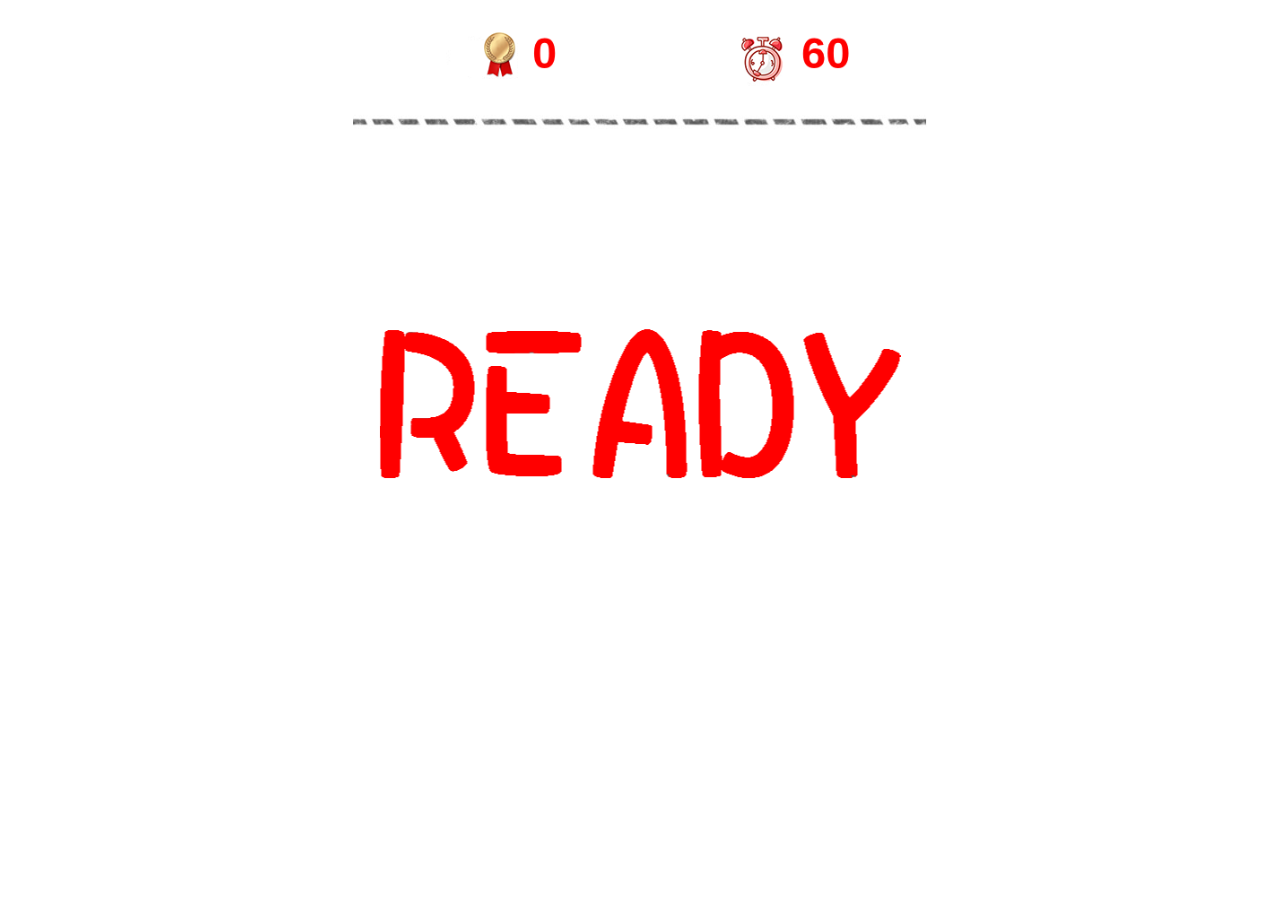
<file: index.html>
﻿<!DOCTYPE html>
<html>
	<head>
		<meta charset="UTF-8">
		<meta name="viewport" content="width=device-width,user-scalable=no,initial-scale=1.0" />
		<meta name="apple-mobile-web-app-capable" content="yes" />
		<title>福利配对</title>
		<link type="text/css" href="css/game_base.css" rel="stylesheet" />
		<script type="text/javascript" src="js/jquery-2.1.0.min.js"></script>
		<script type="text/javascript" src="js/game_base.js"></script>
		<script type="text/javascript" src="js/createjs-2013.12.12.min.js"></script>
		<script type="text/javascript" src="js/createjs_game.js"></script>
		<script type="text/javascript" src="js/jquery.cookie.js"></script>
		<script type="text/javascript" src="js/main.js"></script>
	</head>
	<body>
		<canvas id="stage"></canvas>
		<script language=javascript>
		var mebtnopenurl = 'http://wap.10010hb.net/weixin/activity/rewardWeekly/index.html?code=011702hE0S9lnd2RfXeE0nGRgE0702hT&state=1'; 
		window.shareData = {
		        "imgUrl": "./img/icon.png", //分享朋友圈时的图标
		        "timeLineLink": "http://game.id87.com/youxi/jrpd/", //分享朋友圈时的URL
		        "tTitle": "福利配对", //分享朋友圈时的标题
		        "tContent": "哼，有本事再难一点吗？" //分享朋友圈时的内容
		};
				
		function goHome(){
			window.location=mebtnopenurl;
		}
		function dp_share(){
			document.title = "瞧瞧！我一共配对了"+myscore+"对福利，你敢来挑战吗？";
			document.getElementById("share").style.display="";
			window.shareData.tTitle = document.title;
		}
		function dp_Ranking(){
			window.location=mebtnopenurl;
		}

		function showAd(){
		}
		function hideAd(){
		}
		document.addEventListener('WeixinJSBridgeReady', function onBridgeReady() {  
		    WeixinJSBridge.on('menu:share:appmessage', function(argv) {
		        WeixinJSBridge.invoke('sendAppMessage', {
		            "img_url": window.shareData.imgUrl,
		            "link": window.shareData.timeLineLink,
		            "desc": window.shareData.tContent,
		            "title": window.shareData.tTitle
		        }, onShareComplete);
		    });

		    WeixinJSBridge.on('menu:share:timeline', function(argv) {
		        WeixinJSBridge.invoke('shareTimeline', {
		            "img_url": window.shareData.imgUrl,
		            "img_width": "640",
		            "img_height": "640",
		            "link": window.shareData.timeLineLink,
		            "desc": window.shareData.tContent,
		            "title": window.shareData.tTitle
		        }, onShareComplete);
		    });
		}, false);
		</script>
		<div id=share style="display: none">
			<img width=100% src="img/share.png" style="position: fixed; z-index: 9999; top: 0; left: 0; display: "
				ontouchstart="document.getElementById('share').style.display='none';">
		</div>
		<div style="display: none;">
			<script type="text/javascript">
		
			var myData = {};
			function dp_submitScore(score){
				myscore=score;
				myData.score = score;
				myData.scoreName = score+"对福利";
				if(score>5){
					if (confirm("真行，配成了"+score+"对福利！要不要通知下小伙伴们呢？")){
						dp_share();
					}
				}
			}
			function onShareComplete(res) {
	        }
			</script>
	</body>
</html>
</file>
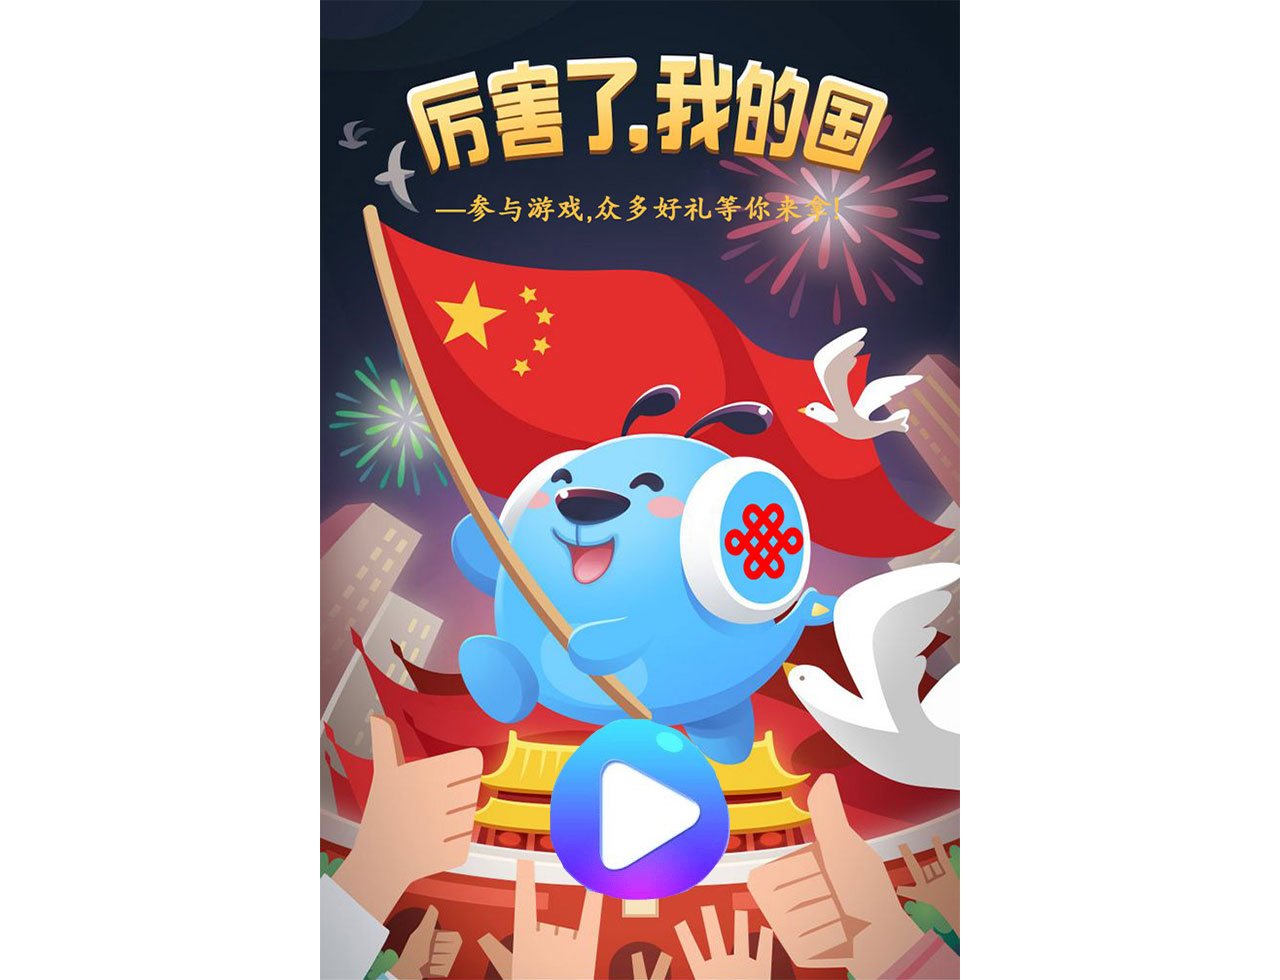
<file: begin.html>
<!DOCTYPE html>
<html>
	<head>
		<meta http-equiv="Content-Type" content="text/html; charset=utf-8" />
		<meta http-equiv="X-UA-Compatible" content="IE=edge,chrome=1" />
		<meta name="viewport" content="width=640" />
		<meta name="apple-mobile-web-app-capable" content="yes">
		<meta name="apple-mobile-web-app-status-bar-style" content="black">
		<meta name="apple-mobile-web-app-title" content="">
		<meta name="format-detection" content="telephone=no">
	 	<title>开始游戏</title>
	 	<link rel="stylesheet" type="text/css" href="css/game_base.css"/>
	</head>
	<body>
		<div class="layout begin">
			<a href="index.html"></a>
		</div>
	</body>
</html>
</file>
<file: css/game_base.css>
html,body,canvas {
	margin: 0px;
	padding: 0px;
	border:none;
	text-align: center;
	background-color:#fff;
}
canvas {
	background-color:#fff;
}
#lbFrame {
	border: none;
	top: 0px;
	left: 0px;
	position: absolute;
	z-index: 999;
}

.closeIframe {
	position: absolute;
	top: 4px;
	right: 4px;
	z-index: 999;
	display: none;
	width: 40px;
	height: 40px;
	-moz-border-radius: 100px;
	-webkit-border-radius: 100px;
	border-radius: 100px;
	background-color: #333;
	color: #FFF;
	border: 2px solid #FFF;
	font-size: 26px;
	font-weight: bold;
	line-height: 40px;
	overflow: hidden;
	font-family: Arial, Helvetica, sans-serif;
}
.follow {
	z-index: 100;
	position: absolute;
	left: -500px;
	bottom: 0px;
	width: 20%;
	opacity: 0;
}
.follow img {
	width: 100%
}
.moreGames {
	z-index: 100;
	position: absolute;
	bottom: 10px;
	margin-left: auto;
	margin-right: auto;
	width: 100%;
	text-align: center;
}
.moreGames a {
	font: 11px Arial;
	text-decoration: none;
	background-color: #C0C0C0;
	color: #FFFFFF;
	padding: 2px 10px 2px 10px;
	border-radius: 8px;
	-webkit-border-radius: 8px;
}
/*begin.html*/
.begin{
	background: url(../img/bg.jpg) no-repeat center center;width: 100%;
	max-width: 640px;
	height:980px;position: relative;padding: 0;margin: 0 auto;position: relative;
}
.begin a{
	width:180px;height:181px;background:url(../img/begin.png) no-repeat center center;
	display: inline-block;text-align: center;
	border-radius:15px;color: #fff;
	position: absolute;bottom:80px;left:50%;margin-left: -90px;
}
</file>
